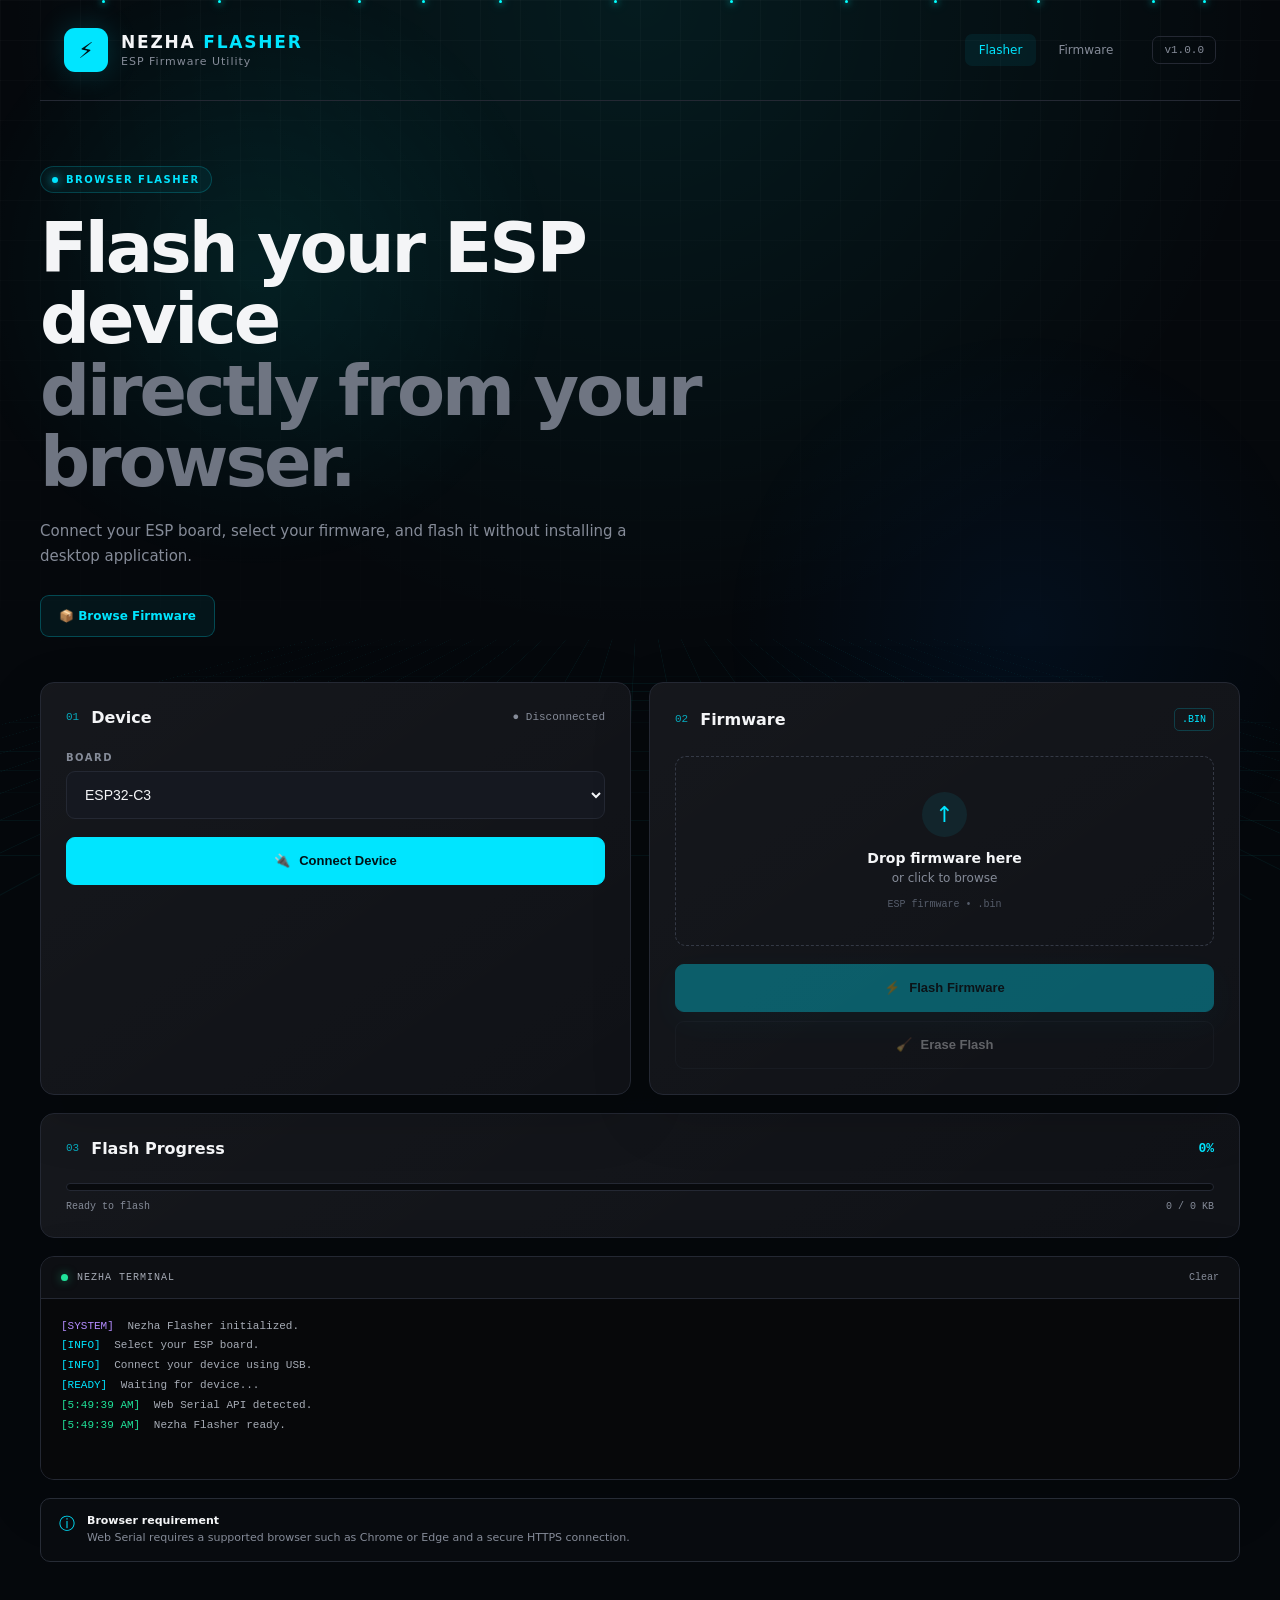
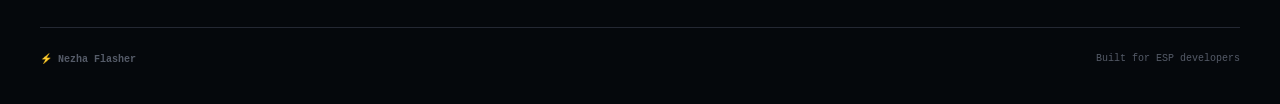
<file: index.html>
<!DOCTYPE html>
<html lang="en">
<head>
    <meta charset="UTF-8">
    <meta name="viewport" content="width=device-width, initial-scale=1.0">

    <title>Nezha Flasher</title>

    <meta
        name="description"
        content="Nezha Flasher - Browser based ESP firmware flasher"
    >

    <link rel="stylesheet" href="style.css">
</head>

<div class="cyber-particles">
    <span></span>
    <span></span>
    <span></span>
    <span></span>
    <span></span>
    <span></span>
    <span></span>
    <span></span>
    <span></span>
    <span></span>
    <span></span>
    <span></span>
</div>

<body>

    <!-- Background -->
    <div class="background-grid"></div>

    <!-- Header -->
    <header class="navbar">

    <!-- Logo -->
    <a href="index.html" class="brand">

        <div class="brand-icon">
            ⚡
        </div>

        <div>
            <h1>
                NEZHA <span>FLASHER</span>
            </h1>

            <p>
                ESP Firmware Utility
            </p>
        </div>

    </a>


    <!-- Navigation -->
    <nav class="nav-links">

        <a
            href="index.html"
            class="active"
        >
            Flasher
        </a>

        <a href="firmware.html">
            Firmware
        </a>

    </nav>


    <!-- Version -->
    <div class="version">
        v1.0.0
    </div>

</header>


    <!-- Main -->
    <main class="container">

        <!-- Hero -->
        <section class="hero">

    <div>

        <div class="status-badge">
            <span class="status-dot"></span>
            BROWSER FLASHER
        </div>

        <h2>
            Flash your ESP device
            <br>
            <span>directly from your browser.</span>
        </h2>

        <p>
            Connect your ESP board, select your firmware,
            and flash it without installing a desktop application.
        </p>

        <div class="hero-buttons">

            <a
                href="firmware.html"
                class="hero-firmware-btn"
            >
                📦 Browse Firmware
            </a>

        </div>

    </div>

</section>


        <!-- Main Grid -->
        <section class="dashboard">

            <!-- LEFT -->
            <div class="panel">

                <div class="panel-header">
                    <div>
                        <span class="panel-number">01</span>
                        <h3>Device</h3>
                    </div>

                    <span id="connectionStatus" class="disconnected">
                        ● Disconnected
                    </span>
                </div>


                <!-- Board -->
                <div class="form-group">

                    <label for="boardSelect">
                        BOARD
                    </label>

                    <select id="boardSelect">

                        <option value="esp32">
                            ESP32
                        </option>

                        <option value="esp32-s2">
                            ESP32-S2
                        </option>

                        <option value="esp32-s3">
                            ESP32-S3
                        </option>

                        <option value="esp32-c3" selected>
                            ESP32-C3
                        </option>

                        <option value="esp32-c6">
                            ESP32-C6
                        </option>

                        <option value="esp32-h2">
                            ESP32-H2
                        </option>

                        <option value="esp8266">
                            ESP8266
                        </option>

                    </select>

                </div>


                <!-- Connect -->
                <button
                    id="connectBtn"
                    class="btn btn-primary"
                >
                    <span>🔌</span>
                    Connect Device
                </button>


                <!-- Device Info -->
                <div
                    id="deviceInfo"
                    class="device-info hidden"
                >

                    <div class="info-row">
                        <span>Chip</span>
                        <strong id="chipName">--</strong>
                    </div>

                    <div class="info-row">
                        <span>MAC Address</span>
                        <strong id="macAddress">--</strong>
                    </div>

                    <div class="info-row">
                        <span>Flash Size</span>
                        <strong id="flashSize">--</strong>
                    </div>

                    <div class="info-row">
                        <span>Status</span>
                        <strong class="connected-text">
                            Connected
                        </strong>
                    </div>

                </div>

            </div>


            <!-- RIGHT -->
            <div class="panel">

                <div class="panel-header">

                    <div>
                        <span class="panel-number">02</span>
                        <h3>Firmware</h3>
                    </div>

                    <span class="file-type">
                        .BIN
                    </span>

                </div>


                <!-- Upload Area -->
                <label
                    for="firmwareInput"
                    class="upload-area"
                    id="uploadArea"
                >

                    <div class="upload-icon">
                        ↑
                    </div>

                    <h4>
                        Drop firmware here
                    </h4>

                    <p>
                        or click to browse
                    </p>

                    <span>
                        ESP firmware • .bin
                    </span>

                </label>

                <input
                    type="file"
                    id="firmwareInput"
                    accept=".bin"
                    hidden
                >


                <!-- Selected Firmware -->
                <div
                    id="firmwareInfo"
                    class="firmware-info hidden"
                >

                    <div class="file-icon">
                        BIN
                    </div>

                    <div class="file-details">

                        <strong id="fileName">
                            firmware.bin
                        </strong>

                        <span id="fileSize">
                            0 KB
                        </span>

                    </div>

                    <button
                        id="removeFile"
                        class="remove-btn"
                        title="Remove firmware"
                    >
                        ×
                    </button>

                </div>


                <!-- Flash Button -->
                <button
                    id="flashBtn"
                    class="btn btn-flash"
                    disabled
                >
                    <span>⚡</span>
                    Flash Firmware
                </button>


                <!-- Erase -->
                <button
                    id="eraseBtn"
                    class="btn btn-secondary"
                    disabled
                >
                    <span>🧹</span>
                    Erase Flash
                </button>

            </div>

        </section>


        <!-- Progress -->
        <section class="panel progress-panel">

            <div class="panel-header">

                <div>
                    <span class="panel-number">03</span>
                    <h3>Flash Progress</h3>
                </div>

                <strong id="progressPercent">
                    0%
                </strong>

            </div>


            <div class="progress-container">

                <div
                    id="progressBar"
                    class="progress-bar"
                ></div>

            </div>


            <div class="progress-info">

                <span id="progressStatus">
                    Ready to flash
                </span>

                <span id="progressSize">
                    0 / 0 KB
                </span>

            </div>

        </section>


        <!-- Terminal -->
        <section class="panel terminal-panel">

            <div class="terminal-header">

                <div class="terminal-title">

                    <span class="terminal-dot"></span>

                    <span>NEZHA TERMINAL</span>

                </div>

                <button
                    id="clearTerminal"
                    class="clear-btn"
                >
                    Clear
                </button>

            </div>


            <div
                id="terminal"
                class="terminal"
            >

                <div class="terminal-line system">
                    <span>[SYSTEM]</span>
                    Nezha Flasher initialized.
                </div>

                <div class="terminal-line">
                    <span>[INFO]</span>
                    Select your ESP board.
                </div>

                <div class="terminal-line">
                    <span>[INFO]</span>
                    Connect your device using USB.
                </div>

                <div class="terminal-line">
                    <span>[READY]</span>
                    Waiting for device...
                </div>

            </div>

        </section>


        <!-- Warning -->
        <div class="browser-warning">

            <span>ⓘ</span>

            <div>
                <strong>Browser requirement</strong>

                <p>
                    Web Serial requires a supported browser such as
                    Chrome or Edge and a secure HTTPS connection.
                </p>
            </div>

        </div>

    </main>


    <!-- Footer -->
    <footer>

        <div>
            ⚡ <strong>Nezha Flasher</strong>
        </div>

        <div>
            Built for ESP developers
        </div>

    </footer>


    <script src="app.js"></script>

</body>
</html>
</file>
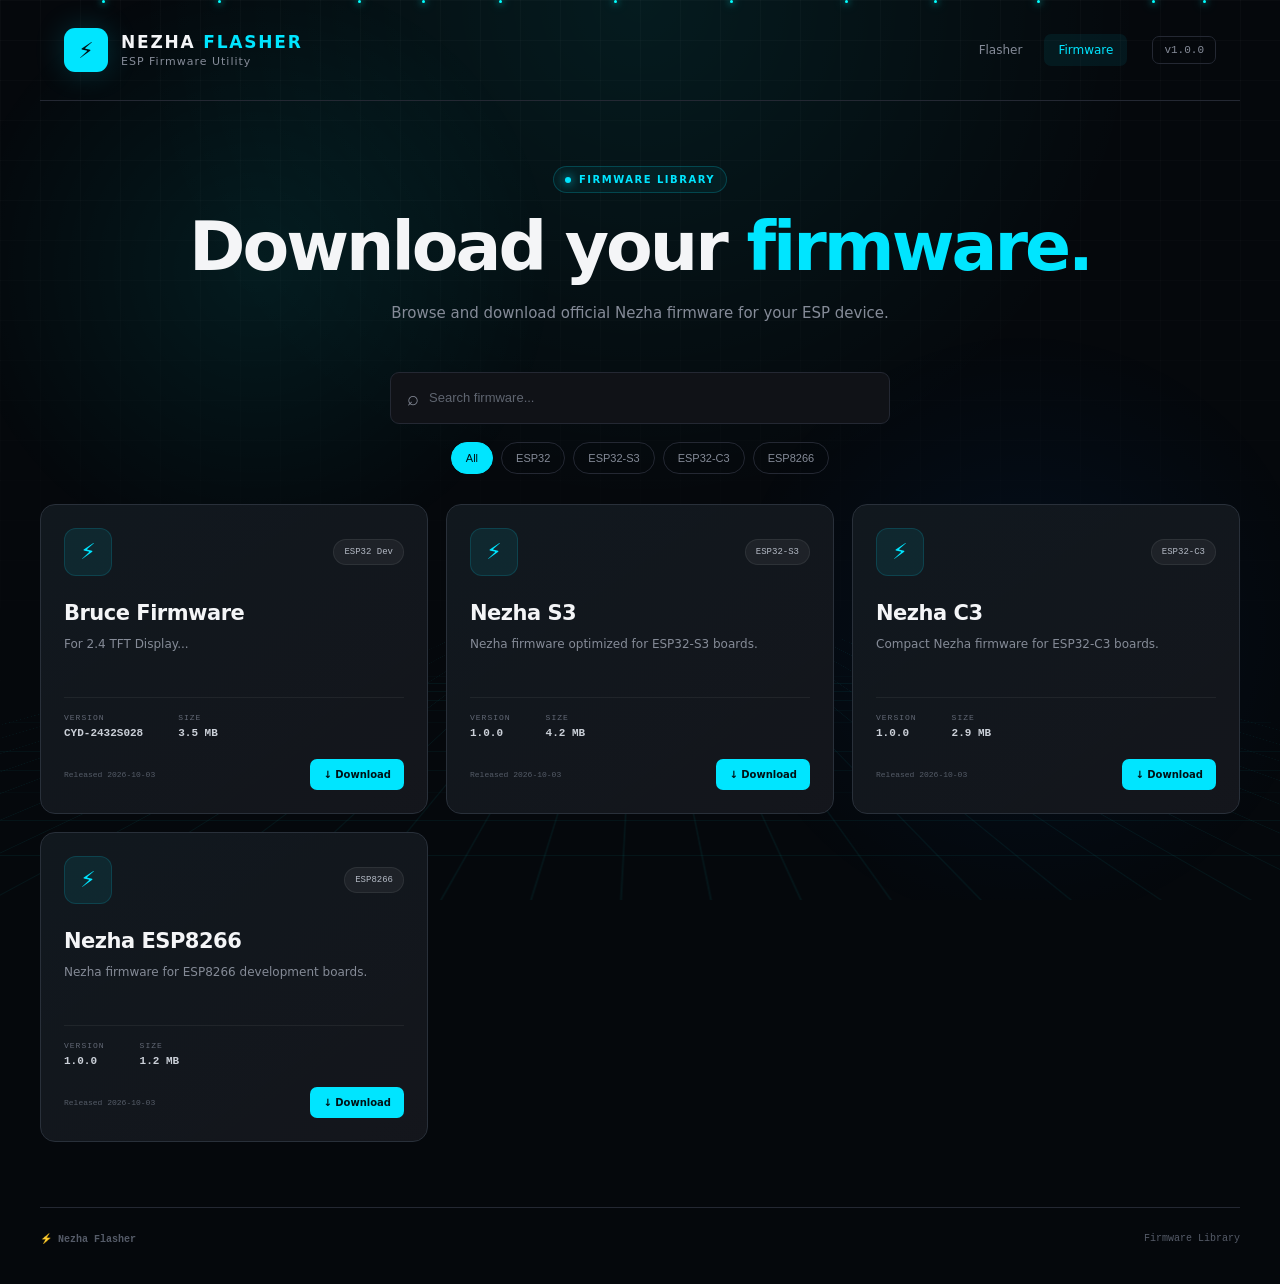
<file: firmware.html>
<!DOCTYPE html>
<html lang="en">

<head>

    <meta charset="UTF-8">

    <meta
        name="viewport"
        content="width=device-width, initial-scale=1.0"
    >

    <title>Firmware Library — Nezha Flasher</title>

    <meta
        name="description"
        content="Download firmware for ESP32 devices using Nezha Flasher."
    >

    <link rel="stylesheet" href="style.css">

</head>


<div class="cyber-particles">
    <span></span>
    <span></span>
    <span></span>
    <span></span>
    <span></span>
    <span></span>
    <span></span>
    <span></span>
    <span></span>
    <span></span>
    <span></span>
    <span></span>
</div>


<body>

    <div class="background-grid"></div>


    <!-- NAVBAR -->

    <header class="navbar">

        <a href="index.html" class="brand">

            <div class="brand-icon">
                ⚡
            </div>

            <div>

                <h1>
                    NEZHA <span>FLASHER</span>
                </h1>

                <p>
                    ESP Firmware Utility
                </p>

            </div>

        </a>


        <nav class="nav-links">

            <a href="index.html">
                Flasher
            </a>

            <a
                href="firmware.html"
                class="active"
            >
                Firmware
            </a>

        </nav>


        <div class="version">
            v1.0.0
        </div>

    </header>


    <!-- MAIN -->

    <main class="firmware-container">


        <!-- HERO -->

        <section class="firmware-hero">

            <div class="status-badge">

                <span class="status-dot"></span>

                FIRMWARE LIBRARY

            </div>


            <h2>
                Download your
                <span>firmware.</span>
            </h2>


            <p>
                Browse and download official Nezha firmware
                for your ESP device.
            </p>

        </section>


        <!-- CONTROLS -->

        <section class="firmware-controls">

            <div class="search-box">

                <span>⌕</span>

                <input
                    type="text"
                    id="searchInput"
                    placeholder="Search firmware..."
                >

            </div>


            <div class="filter-buttons">

                <button
                    class="filter-btn active"
                    data-board="all"
                >
                    All
                </button>

                <button
                    class="filter-btn"
                    data-board="ESP32"
                >
                    ESP32
                </button>

                <button
                    class="filter-btn"
                    data-board="ESP32-S3"
                >
                    ESP32-S3
                </button>

                <button
                    class="filter-btn"
                    data-board="ESP32-C3"
                >
                    ESP32-C3
                </button>

                <button
                    class="filter-btn"
                    data-board="ESP8266"
                >
                    ESP8266
                </button>

            </div>

        </section>


        <!-- FIRMWARE GRID -->

        <section
            id="firmwareGrid"
            class="firmware-grid"
        >

            <!-- Cards generated by firmware.js -->

        </section>


        <!-- EMPTY STATE -->

        <div
            id="emptyState"
            class="empty-state hidden"
        >

            <div>
                🔍
            </div>

            <h3>
                No firmware found
            </h3>

            <p>
                Try another search or board type.
            </p>

        </div>


    </main>


    <!-- FOOTER -->

    <footer>

        <div>
            ⚡ <strong>Nezha Flasher</strong>
        </div>

        <div>
            Firmware Library
        </div>

    </footer>


    <script src="firmware.js"></script>

</body>

</html>
</file>
<file: style.css>
/* =========================================
   NEZHA FLASHER
   Main stylesheet
========================================= */

:root {
    --bg: #08090c;
    --panel: #101217;
    --panel-light: #151820;

    --border: #242833;

    --text: #f4f5f7;
    --muted: #858b98;

    --accent: #00e5ff;
    --accent-dark: #00a8bd;

    --success: #20e39a;
    --danger: #ff5c70;

    --radius: 14px;
}


/* =========================================
   Reset
========================================= */

* {
    margin: 0;
    padding: 0;
    box-sizing: border-box;
}


html {
    scroll-behavior: smooth;
}


body {
    min-height: 100vh;

    font-family:
        Inter,
        ui-sans-serif,
        system-ui,
        -apple-system,
        BlinkMacSystemFont,
        "Segoe UI",
        sans-serif;

    background: var(--bg);
    color: var(--text);

    overflow-x: hidden;
}


/* =========================================
   Background
========================================= */

.background-grid {

    position: fixed;

    inset: 0;

    z-index: -1;

    background-image:
        linear-gradient(
            rgba(255,255,255,0.025) 1px,
            transparent 1px
        ),
        linear-gradient(
            90deg,
            rgba(255,255,255,0.025) 1px,
            transparent 1px
        );

    background-size: 40px 40px;

    mask-image:
        linear-gradient(
            to bottom,
            black,
            transparent 90%
        );
}


/* =========================================
   Navbar
========================================= */

.navbar {

    width: 100%;

    max-width: 1200px;

    margin: auto;

    padding: 28px 24px;

    display: flex;

    justify-content: space-between;

    align-items: center;

    border-bottom: 1px solid var(--border);
}


.brand {

    display: flex;

    align-items: center;

    gap: 13px;
}


.brand-icon {

    width: 44px;
    height: 44px;

    display: flex;

    align-items: center;
    justify-content: center;

    border-radius: 11px;

    background: var(--accent);

    color: #001216;

    font-size: 22px;

    box-shadow:
        0 0 30px rgba(0,229,255,0.18);
}


.brand h1 {

    font-size: 17px;

    letter-spacing: 1.8px;

    font-weight: 800;
}


.brand h1 span {

    color: var(--accent);
}


.brand p {

    margin-top: 3px;

    color: var(--muted);

    font-size: 11px;

    letter-spacing: 1px;
}


.version {

    padding: 7px 11px;

    border: 1px solid var(--border);

    border-radius: 7px;

    color: var(--muted);

    font-size: 11px;

    font-family: monospace;
}


/* =========================================
   Main Container
========================================= */

.container {

    width: min(1200px, calc(100% - 40px));

    margin: auto;

    padding: 65px 0;
}


/* =========================================
   Hero
========================================= */

.hero {

    margin-bottom: 45px;
}


.status-badge {

    display: inline-flex;

    align-items: center;

    gap: 8px;

    padding: 7px 11px;

    border-radius: 20px;

    border: 1px solid rgba(0,229,255,0.2);

    background: rgba(0,229,255,0.05);

    color: var(--accent);

    font-size: 10px;

    letter-spacing: 1.5px;

    font-weight: 700;
}


.status-dot {

    width: 6px;
    height: 6px;

    border-radius: 50%;

    background: var(--accent);

    box-shadow:
        0 0 10px var(--accent);
}


.hero h2 {

    margin-top: 20px;

    font-size: clamp(38px, 6vw, 70px);

    line-height: 1.02;

    letter-spacing: -3px;

    max-width: 800px;
}


.hero h2 span {

    color: #6f7582;
}


.hero p {

    margin-top: 20px;

    max-width: 600px;

    color: var(--muted);

    line-height: 1.7;

    font-size: 15px;
}


/* =========================================
   Dashboard
========================================= */

.dashboard {

    display: grid;

    grid-template-columns:
        repeat(2, minmax(0, 1fr));

    gap: 18px;
}


/* =========================================
   Panel
========================================= */

.panel {

    border: 1px solid var(--border);

    border-radius: var(--radius);

    background:
        linear-gradient(
            145deg,
            rgba(255,255,255,0.025),
            rgba(255,255,255,0)
        ),
        var(--panel);

    padding: 25px;

    box-shadow:
        0 20px 60px rgba(0,0,0,0.15);
}


.panel-header {

    display: flex;

    align-items: center;

    justify-content: space-between;

    margin-bottom: 25px;
}


.panel-header > div {

    display: flex;

    align-items: center;

    gap: 12px;
}


.panel-number {

    color: var(--accent);

    font-family: monospace;

    font-size: 11px;

    opacity: 0.7;
}


.panel h3 {

    font-size: 16px;

    font-weight: 700;
}


/* =========================================
   Connection Status
========================================= */

.disconnected {

    color: var(--muted);

    font-size: 11px;

    font-family: monospace;
}


.connected {

    color: var(--success);

}


.connected-text {

    color: var(--success) !important;
}


/* =========================================
   Forms
========================================= */

.form-group {

    margin-bottom: 18px;
}


.form-group label {

    display: block;

    margin-bottom: 8px;

    color: var(--muted);

    font-size: 10px;

    letter-spacing: 1.5px;

    font-weight: 700;
}


select {

    width: 100%;

    padding: 14px;

    border-radius: 9px;

    border: 1px solid var(--border);

    background: var(--panel-light);

    color: var(--text);

    outline: none;

    font-size: 14px;

    cursor: pointer;

    appearance: auto;
}


select:focus {

    border-color: var(--accent);
}


/* =========================================
   Buttons
========================================= */

.btn {

    width: 100%;

    min-height: 48px;

    border-radius: 9px;

    border: 1px solid var(--border);

    font-size: 13px;

    font-weight: 700;

    cursor: pointer;

    transition:
        transform 0.15s,
        border-color 0.15s,
        background 0.15s,
        opacity 0.15s;

    display: flex;

    align-items: center;

    justify-content: center;

    gap: 9px;
}


.btn:hover:not(:disabled) {

    transform: translateY(-1px);
}


.btn:active:not(:disabled) {

    transform: translateY(0);
}


.btn:disabled {

    opacity: 0.35;

    cursor: not-allowed;
}


.btn-primary {

    background: var(--accent);

    color: #001216;

    border-color: var(--accent);

    margin-top: 10px;
}


.btn-primary:hover:not(:disabled) {

    background: #32ebff;

}


.btn-flash {

    margin-top: 18px;

    background: var(--accent);

    color: #001216;

    border-color: var(--accent);

    box-shadow:
        0 10px 35px rgba(0,229,255,0.1);
}


.btn-flash:hover:not(:disabled) {

    background: #32ebff;

}


.btn-secondary {

    margin-top: 9px;

    background: transparent;

    color: var(--text);
}


.btn-secondary:hover:not(:disabled) {

    border-color: #555c6c;

    background: rgba(255,255,255,0.03);
}


/* =========================================
   Device Info
========================================= */

.device-info {

    margin-top: 18px;

    padding: 15px;

    border-radius: 9px;

    border: 1px solid var(--border);

    background: rgba(0,0,0,0.2);
}


.info-row {

    display: flex;

    justify-content: space-between;

    padding: 8px 0;

    border-bottom: 1px solid rgba(255,255,255,0.05);

    font-size: 12px;
}


.info-row:last-child {

    border-bottom: none;
}


.info-row span {

    color: var(--muted);
}


.info-row strong {

    font-family: monospace;

    font-size: 11px;
}


/* =========================================
   Upload
========================================= */

.upload-area {

    min-height: 190px;

    border: 1px dashed #343945;

    border-radius: 11px;

    display: flex;

    flex-direction: column;

    justify-content: center;

    align-items: center;

    cursor: pointer;

    text-align: center;

    transition:
        border-color 0.2s,
        background 0.2s;
}


.upload-area:hover,
.upload-area.dragover {

    border-color: var(--accent);

    background: rgba(0,229,255,0.035);
}


.upload-icon {

    width: 45px;
    height: 45px;

    border-radius: 50%;

    background: rgba(0,229,255,0.08);

    color: var(--accent);

    display: flex;

    align-items: center;
    justify-content: center;

    font-size: 22px;

    margin-bottom: 13px;
}


.upload-area h4 {

    font-size: 14px;
}


.upload-area p {

    margin-top: 5px;

    color: var(--muted);

    font-size: 12px;
}


.upload-area > span {

    margin-top: 14px;

    color: #565d6b;

    font-family: monospace;

    font-size: 10px;
}


/* =========================================
   Firmware
========================================= */

.firmware-info {

    margin-top: 12px;

    padding: 12px;

    border: 1px solid var(--border);

    border-radius: 9px;

    display: flex;

    align-items: center;

    gap: 12px;
}


.file-icon {

    width: 38px;
    height: 38px;

    display: flex;

    align-items: center;
    justify-content: center;

    border-radius: 7px;

    background: rgba(0,229,255,0.08);

    color: var(--accent);

    font-family: monospace;

    font-size: 9px;

    font-weight: 800;
}


.file-details {

    display: flex;

    flex-direction: column;

    gap: 3px;

    flex: 1;

    min-width: 0;
}


.file-details strong {

    font-size: 12px;

    overflow: hidden;

    white-space: nowrap;

    text-overflow: ellipsis;
}


.file-details span {

    color: var(--muted);

    font-family: monospace;

    font-size: 10px;
}


.remove-btn {

    width: 30px;
    height: 30px;

    border: none;

    background: transparent;

    color: var(--muted);

    font-size: 20px;

    cursor: pointer;

    border-radius: 6px;
}


.remove-btn:hover {

    color: var(--danger);

    background: rgba(255,92,112,0.08);
}


.file-type {

    color: var(--accent);

    font-family: monospace;

    font-size: 10px;

    padding: 5px 7px;

    border: 1px solid rgba(0,229,255,0.2);

    border-radius: 5px;
}


/* =========================================
   Progress
========================================= */

.progress-panel {

    margin-top: 18px;
}


.progress-container {

    height: 8px;

    background: #080a0d;

    border-radius: 20px;

    overflow: hidden;

    border: 1px solid var(--border);
}


.progress-bar {

    width: 0%;

    height: 100%;

    background: var(--accent);

    border-radius: inherit;

    transition: width 0.2s;

    box-shadow:
        0 0 15px rgba(0,229,255,0.35);
}


.progress-info {

    display: flex;

    justify-content: space-between;

    margin-top: 10px;

    color: var(--muted);

    font-size: 10px;

    font-family: monospace;
}


#progressPercent {

    color: var(--accent);

    font-family: monospace;

    font-size: 13px;
}


/* =========================================
   Terminal
========================================= */

.terminal-panel {

    margin-top: 18px;

    padding: 0;

    overflow: hidden;
}


.terminal-header {

    padding: 15px 20px;

    border-bottom: 1px solid var(--border);

    display: flex;

    justify-content: space-between;

    align-items: center;

    background: #0d0f13;
}


.terminal-title {

    display: flex;

    align-items: center;

    gap: 9px;

    color: #a5aab5;

    font-family: monospace;

    font-size: 10px;

    letter-spacing: 1px;
}


.terminal-dot {

    width: 7px;
    height: 7px;

    border-radius: 50%;

    background: var(--success);

    box-shadow:
        0 0 10px rgba(32,227,154,0.5);
}


.clear-btn {

    background: transparent;

    border: none;

    color: var(--muted);

    font-family: monospace;

    font-size: 10px;

    cursor: pointer;
}


.clear-btn:hover {

    color: var(--text);
}


.terminal {

    min-height: 180px;

    max-height: 300px;

    overflow-y: auto;

    padding: 18px 20px;

    background: #07080a;

    font-family:
        "JetBrains Mono",
        "Fira Code",
        monospace;

    font-size: 11px;

    line-height: 1.8;
}


.terminal-line {

    color: #a7acb6;
}


.terminal-line span {

    color: var(--accent);

    margin-right: 7px;
}


.terminal-line.system span {

    color: #b48cff;
}


.terminal-line.success span {

    color: var(--success);
}


.terminal-line.error span {

    color: var(--danger);
}


/* =========================================
   Browser Warning
========================================= */

.browser-warning {

    margin-top: 18px;

    padding: 15px 18px;

    display: flex;

    gap: 12px;

    border: 1px solid #272c36;

    border-radius: 10px;

    background: rgba(255,255,255,0.015);

    color: var(--muted);

    font-size: 11px;
}


.browser-warning > span {

    color: var(--accent);

    font-size: 16px;
}


.browser-warning strong {

    display: block;

    color: var(--text);

    margin-bottom: 3px;
}


.browser-warning p {

    line-height: 1.5;
}


/* =========================================
   Hidden
========================================= */

.hidden {

    display: none !important;
}


/* =========================================
   Footer
========================================= */

footer {

    width: min(1200px, calc(100% - 40px));

    margin: auto;

    padding: 25px 0 40px;

    display: flex;

    justify-content: space-between;

    color: #555b68;

    font-size: 10px;

    font-family: monospace;

    border-top: 1px solid var(--border);
}


/* =========================================
   Responsive
========================================= */

@media (max-width: 800px) {

    .dashboard {

        grid-template-columns: 1fr;
    }


    .container {

        padding-top: 40px;
    }


    .hero h2 {

        letter-spacing: -2px;
    }

}


@media (max-width: 500px) {

    .navbar {

        padding: 20px 15px;
    }


    .container {

        width: calc(100% - 24px);
    }


    footer {

        width: calc(100% - 24px);

        flex-direction: column;

        gap: 8px;
    }


    .hero h2 {

        font-size: 38px;
    }


    .panel {

        padding: 18px;
    }

}


/* =========================================
   FIRMWARE LIBRARY
========================================= */

.brand {
    text-decoration: none;
    color: inherit;
}


.nav-links {

    display: flex;

    gap: 8px;

    margin-left: auto;

    margin-right: 25px;
}


.nav-links a {

    text-decoration: none;

    color: var(--muted);

    padding: 9px 14px;

    border-radius: 7px;

    font-size: 12px;

    transition: 0.2s;
}


.nav-links a:hover {

    color: var(--text);

    background: rgba(255,255,255,0.04);
}


.nav-links a.active {

    color: var(--accent);

    background: rgba(0,229,255,0.07);
}


/* =========================================
   Firmware Page
========================================= */

.firmware-container {

    width: min(
        1200px,
        calc(100% - 40px)
    );

    margin: auto;

    padding: 65px 0;
}


.firmware-hero {

    text-align: center;

    margin-bottom: 45px;
}


.firmware-hero h2 {

    margin-top: 20px;

    font-size:
        clamp(42px, 6vw, 68px);

    line-height: 1;

    letter-spacing: -3px;
}


.firmware-hero h2 span {

    color: var(--accent);
}


.firmware-hero p {

    max-width: 600px;

    margin: 20px auto 0;

    color: var(--muted);

    font-size: 15px;

    line-height: 1.7;
}


/* =========================================
   Search / Filter
========================================= */

.firmware-controls {

    margin-bottom: 30px;
}


.search-box {

    max-width: 500px;

    margin: 0 auto 18px;

    display: flex;

    align-items: center;

    gap: 10px;

    padding: 13px 16px;

    border: 1px solid var(--border);

    background: var(--panel);

    border-radius: 9px;
}


.search-box span {

    color: var(--muted);

    font-size: 20px;
}


.search-box input {

    width: 100%;

    background: transparent;

    border: none;

    outline: none;

    color: var(--text);

    font-size: 13px;
}


.search-box input::placeholder {

    color: #5f6570;
}


.filter-buttons {

    display: flex;

    justify-content: center;

    flex-wrap: wrap;

    gap: 8px;
}


.filter-btn {

    padding: 9px 14px;

    border-radius: 20px;

    border: 1px solid var(--border);

    background: transparent;

    color: var(--muted);

    cursor: pointer;

    font-size: 11px;

    transition: 0.2s;
}


.filter-btn:hover {

    color: var(--text);

    border-color: #414754;
}


.filter-btn.active {

    color: #001216;

    background: var(--accent);

    border-color: var(--accent);
}


/* =========================================
   Firmware Grid
========================================= */

.firmware-grid {

    display: grid;

    grid-template-columns:
        repeat(
            3,
            minmax(0, 1fr)
        );

    gap: 18px;
}


/* =========================================
   Firmware Card
========================================= */

.firmware-card {

    position: relative;

    min-height: 310px;

    padding: 23px;

    border-radius: 15px;

    border: 1px solid #29303a;

    background:
        linear-gradient(
            145deg,
            rgba(0,229,255,0.025),
            rgba(255,255,255,0.01)
        ),
        #111319;

    display: flex;

    flex-direction: column;

    transition:
        transform 0.2s,
        border-color 0.2s,
        box-shadow 0.2s;
}


.firmware-card:hover {

    transform:
        translateY(-5px);

    border-color:
        rgba(0,229,255,0.45);

    box-shadow:
        0 20px 50px
        rgba(0,0,0,0.3),

        0 0 30px
        rgba(0,229,255,0.04);
}


/* =========================================
   Card Top
========================================= */

.card-top {

    display: flex;

    justify-content:
        space-between;

    align-items: center;
}


.firmware-icon {

    width: 48px;

    height: 48px;

    display: flex;

    align-items: center;

    justify-content: center;

    border-radius: 12px;

    background:
        rgba(0,229,255,0.08);

    border:
        1px solid
        rgba(0,229,255,0.15);

    color:
        var(--accent);

    font-size: 22px;
}


.board-badge {

    padding: 7px 10px;

    border-radius: 20px;

    background:
        rgba(255,255,255,0.05);

    border:
        1px solid
        rgba(255,255,255,0.07);

    color: #b4bac5;

    font-family: monospace;

    font-size: 9px;
}


/* =========================================
   Card Content
========================================= */

.card-content {

    margin-top: 25px;
}


.card-content h3 {

    font-size: 21px;

    letter-spacing: -0.5px;
}


.card-content p {

    margin-top: 10px;

    color: #858b97;

    font-size: 12px;

    line-height: 1.65;

    min-height: 40px;
}


/* =========================================
   Firmware Meta
========================================= */

.firmware-meta {

    display: flex;

    gap: 35px;

    margin-top: 22px;

    padding-top: 15px;

    border-top:
        1px solid
        rgba(255,255,255,0.06);
}


.firmware-meta div {

    display: flex;

    flex-direction: column;

    gap: 5px;
}


.firmware-meta span {

    color: #626875;

    font-family: monospace;

    font-size: 8px;

    letter-spacing: 1px;
}


.firmware-meta strong {

    color: #cbd0d8;

    font-family: monospace;

    font-size: 11px;
}


/* =========================================
   Card Footer
========================================= */

.card-footer {

    margin-top: auto;

    padding-top: 18px;

    display: flex;

    align-items: center;

    justify-content: space-between;

    gap: 10px;
}


.release-date {

    color: #555c68;

    font-family: monospace;

    font-size: 8px;
}


.download-btn {

    display: inline-flex;

    align-items: center;

    justify-content: center;

    gap: 6px;

    padding: 10px 13px;

    border-radius: 7px;

    background:
        var(--accent);

    color:
        #001216;

    text-decoration: none;

    font-size: 10px;

    font-weight: 800;

    transition: 0.2s;
}


.download-btn:hover {

    background: #32ebff;

    transform:
        translateY(-1px);
}


/* =========================================
   Empty State
========================================= */

.empty-state {

    text-align: center;

    padding: 80px 20px;

    border: 1px dashed var(--border);

    border-radius: 15px;

    color: var(--muted);
}


.empty-state > div {

    font-size: 35px;

    margin-bottom: 15px;
}


.empty-state h3 {

    color: var(--text);

    margin-bottom: 7px;
}


.empty-state p {

    font-size: 12px;
}


/* =========================================
   Responsive
========================================= */

@media (max-width: 950px) {

    .firmware-grid {

        grid-template-columns:
            repeat(
                2,
                minmax(0, 1fr)
            );
    }

}


@media (max-width: 650px) {

    .firmware-grid {

        grid-template-columns: 1fr;
    }


    .nav-links {

        display: none;
    }


    .firmware-container {

        width:
            calc(100% - 24px);
    }

}


/* =========================================
   HERO BUTTONS
========================================= */

.hero-buttons {
    margin-top: 25px;

    display: flex;

    gap: 10px;
}


.hero-firmware-btn {

    display: inline-flex;

    align-items: center;

    justify-content: center;

    gap: 8px;

    padding: 13px 18px;

    border-radius: 9px;

    border: 1px solid
        rgba(0, 229, 255, 0.25);

    background:
        rgba(0, 229, 255, 0.06);

    color: var(--accent);

    text-decoration: none;

    font-size: 12px;

    font-weight: 700;

    transition:
        0.2s;
}


.hero-firmware-btn:hover {

    background:
        rgba(0, 229, 255, 0.12);

    border-color:
        var(--accent);

    transform:
        translateY(-2px);

}



/* ================================
   CYBER ANIMATED BACKGROUND
================================ */

body {
    position: relative;
    overflow-x: hidden;
    background:
        radial-gradient(circle at 50% 0%, rgba(0, 255, 255, 0.08), transparent 35%),
        #05080c;
}

/* Cyber grid */
body::before {
    content: "";
    position: fixed;
    inset: 0;
    z-index: -3;
    pointer-events: none;

    background-image:
        linear-gradient(rgba(0, 255, 255, 0.055) 1px, transparent 1px),
        linear-gradient(90deg, rgba(0, 255, 255, 0.055) 1px, transparent 1px);

    background-size: 45px 45px;

    transform: perspective(500px) rotateX(55deg) scale(2);
    transform-origin: center bottom;

    animation: cyberGrid 8s linear infinite;
}

/* Glow layer */
body::after {
    content: "";
    position: fixed;
    inset: 0;
    z-index: -2;
    pointer-events: none;

    background:
        radial-gradient(
            circle at 20% 30%,
            rgba(0, 255, 255, 0.08),
            transparent 25%
        ),
        radial-gradient(
            circle at 80% 70%,
            rgba(0, 120, 255, 0.07),
            transparent 25%
        );

    animation: cyberGlow 6s ease-in-out infinite alternate;
}

/* Moving grid */
@keyframes cyberGrid {
    from {
        background-position: 0 0, 0 0;
    }

    to {
        background-position: 0 45px, 45px 0;
    }
}

/* Pulsing glow */
@keyframes cyberGlow {
    from {
        opacity: 0.5;
        transform: scale(1);
    }

    to {
        opacity: 1;
        transform: scale(1.08);
    }
}



/* ================================
   FLOATING CYBER PARTICLES
================================ */

.cyber-particles {
    position: fixed;
    inset: 0;
    z-index: -1;
    pointer-events: none;
    overflow: hidden;
}

.cyber-particles span {
    position: absolute;
    width: 3px;
    height: 3px;
    background: #00ffff;
    border-radius: 50%;
    box-shadow:
        0 0 6px #00ffff,
        0 0 12px #00ffff;

    animation: particleFloat linear infinite;
}

/* Different positions */
.cyber-particles span:nth-child(1) {
    left: 8%;
    animation-duration: 9s;
    animation-delay: -2s;
}

.cyber-particles span:nth-child(2) {
    left: 17%;
    animation-duration: 12s;
    animation-delay: -7s;
}

.cyber-particles span:nth-child(3) {
    left: 28%;
    animation-duration: 8s;
    animation-delay: -4s;
}

.cyber-particles span:nth-child(4) {
    left: 39%;
    animation-duration: 14s;
    animation-delay: -10s;
}

.cyber-particles span:nth-child(5) {
    left: 48%;
    animation-duration: 10s;
    animation-delay: -3s;
}

.cyber-particles span:nth-child(6) {
    left: 57%;
    animation-duration: 13s;
    animation-delay: -8s;
}

.cyber-particles span:nth-child(7) {
    left: 66%;
    animation-duration: 9s;
    animation-delay: -5s;
}

.cyber-particles span:nth-child(8) {
    left: 73%;
    animation-duration: 15s;
    animation-delay: -11s;
}

.cyber-particles span:nth-child(9) {
    left: 81%;
    animation-duration: 11s;
    animation-delay: -6s;
}

.cyber-particles span:nth-child(10) {
    left: 90%;
    animation-duration: 13s;
    animation-delay: -9s;
}

.cyber-particles span:nth-child(11) {
    left: 33%;
    animation-duration: 16s;
    animation-delay: -12s;
}

.cyber-particles span:nth-child(12) {
    left: 94%;
    animation-duration: 10s;
    animation-delay: -1s;
}

@keyframes particleFloat {
    0% {
        top: 110%;
        opacity: 0;
        transform: translateX(0) scale(0.5);
    }

    10% {
        opacity: 1;
    }

    50% {
        transform: translateX(40px) scale(1);
    }

    90% {
        opacity: 1;
    }

    100% {
        top: -10%;
        opacity: 0;
        transform: translateX(-40px) scale(0.5);
    }
}

.cyber-scanline {
    position: fixed;
    left: 0;
    right: 0;
    height: 1px;
    z-index: 999;
    pointer-events: none;

    background: rgba(0, 255, 255, 0.25);
    box-shadow: 0 0 12px rgba(0, 255, 255, 0.5);

    animation: scanline 5s linear infinite;
}

@keyframes scanline {
    0% {
        top: -2px;
        opacity: 0;
    }

    10% {
        opacity: 1;
    }

    90% {
        opacity: 1;
    }

    100% {
        top: 100%;
        opacity: 0;
    }
}
</file>
